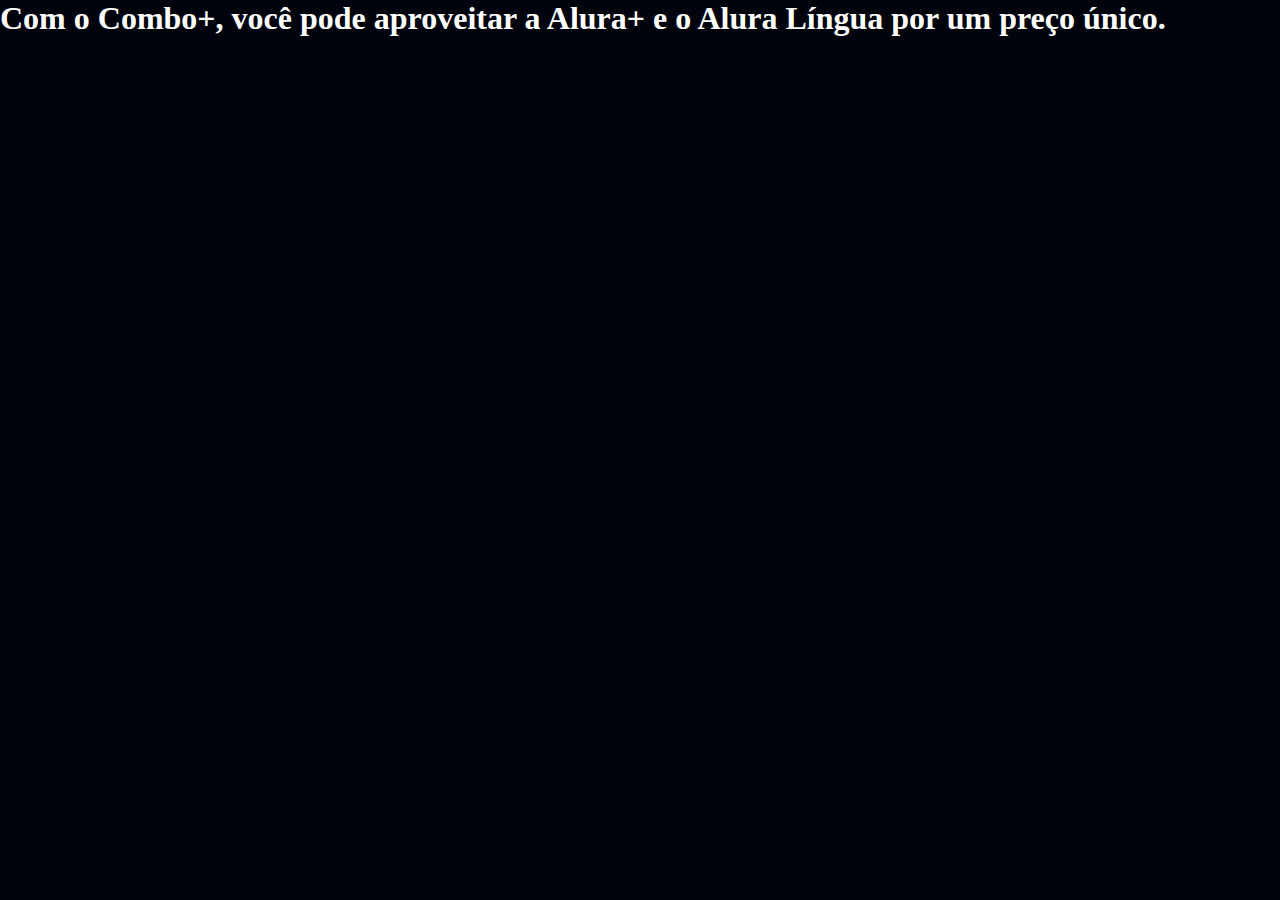
<file: index.html>
<!DOCTYPE html>
<html lang="pt-br">
<head>
    <meta charset="UTF-8">
    <meta http-equiv="X-UA-Compatible" content="IE=edge">
    <meta name="viewport" content="width=device-width, initial-scale=1.0">
    <title>Alura Plus</title>
    <link rel="stylesheet" href="style.css">
</head>
<body>
<h1>Com o Combo+, você pode aproveitar a Alura+ e o Alura Língua por um preço único.</h1>
</body>
</html>
</file>
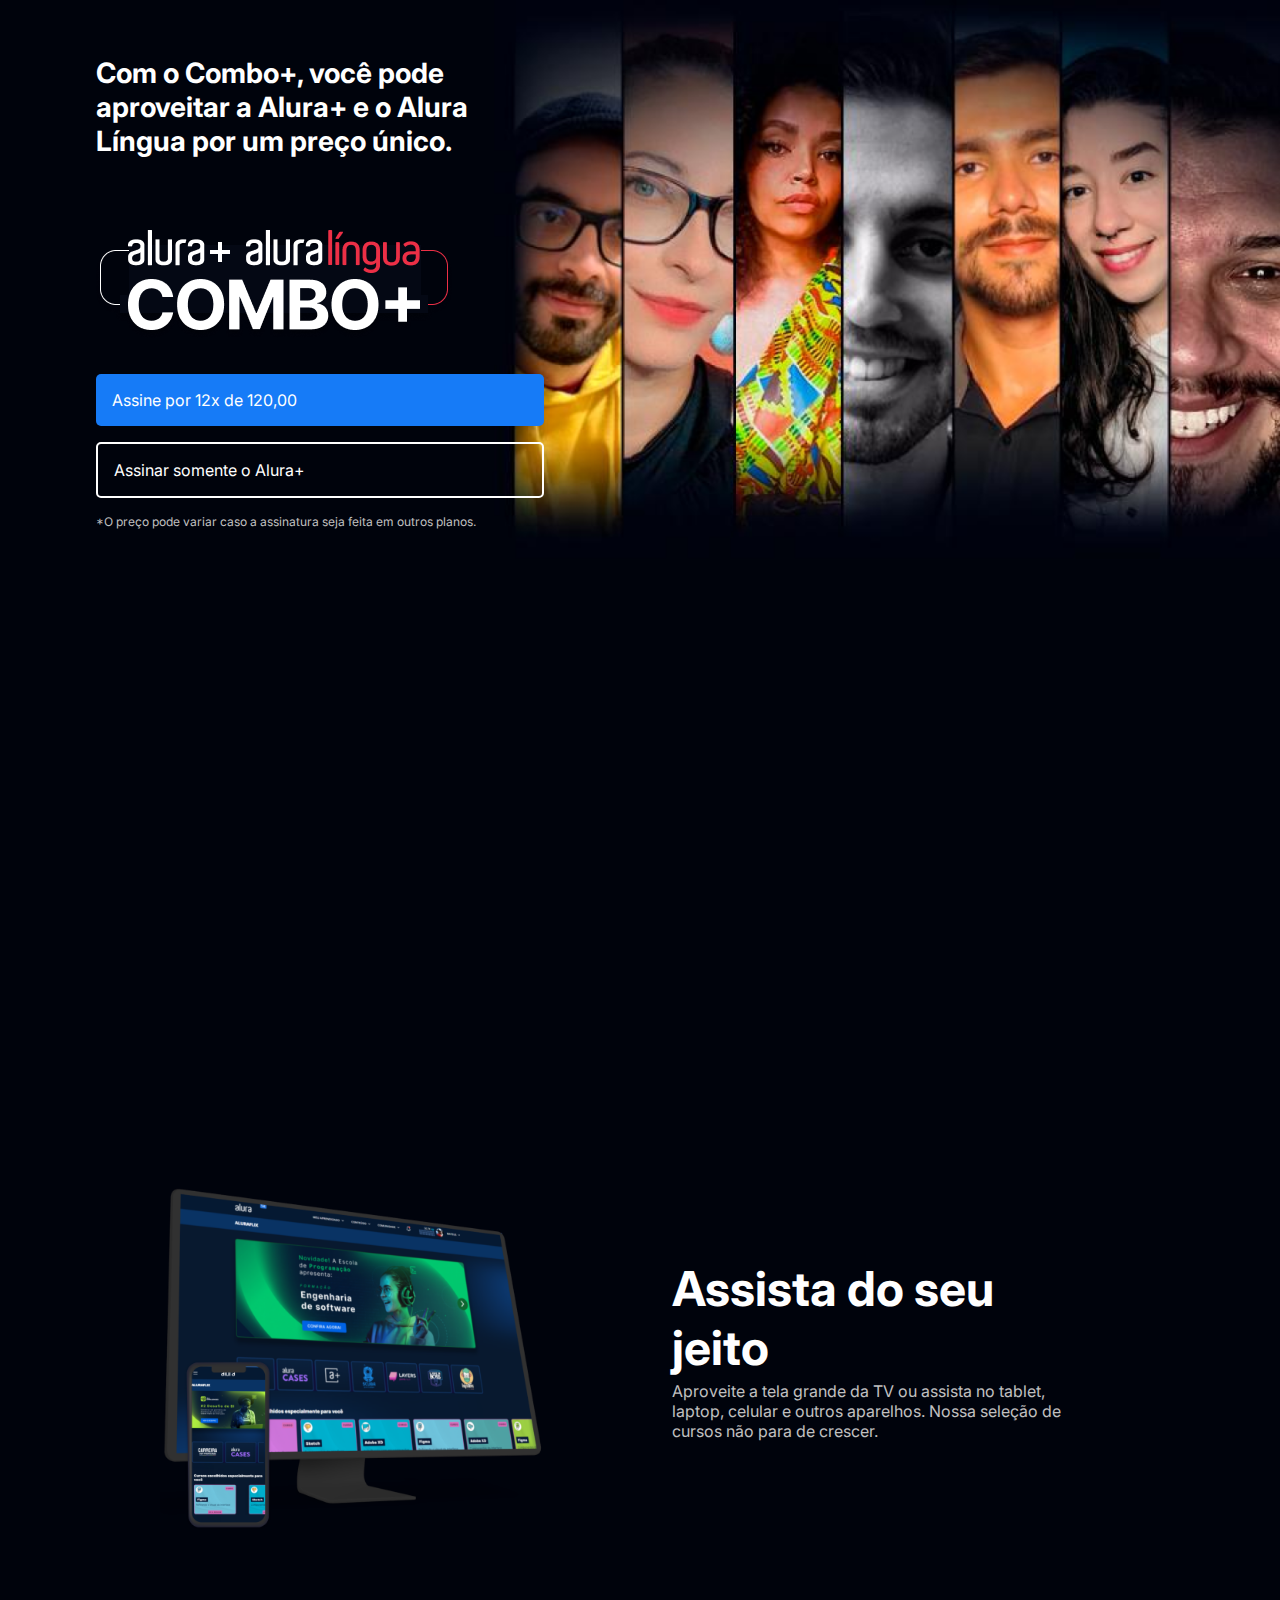
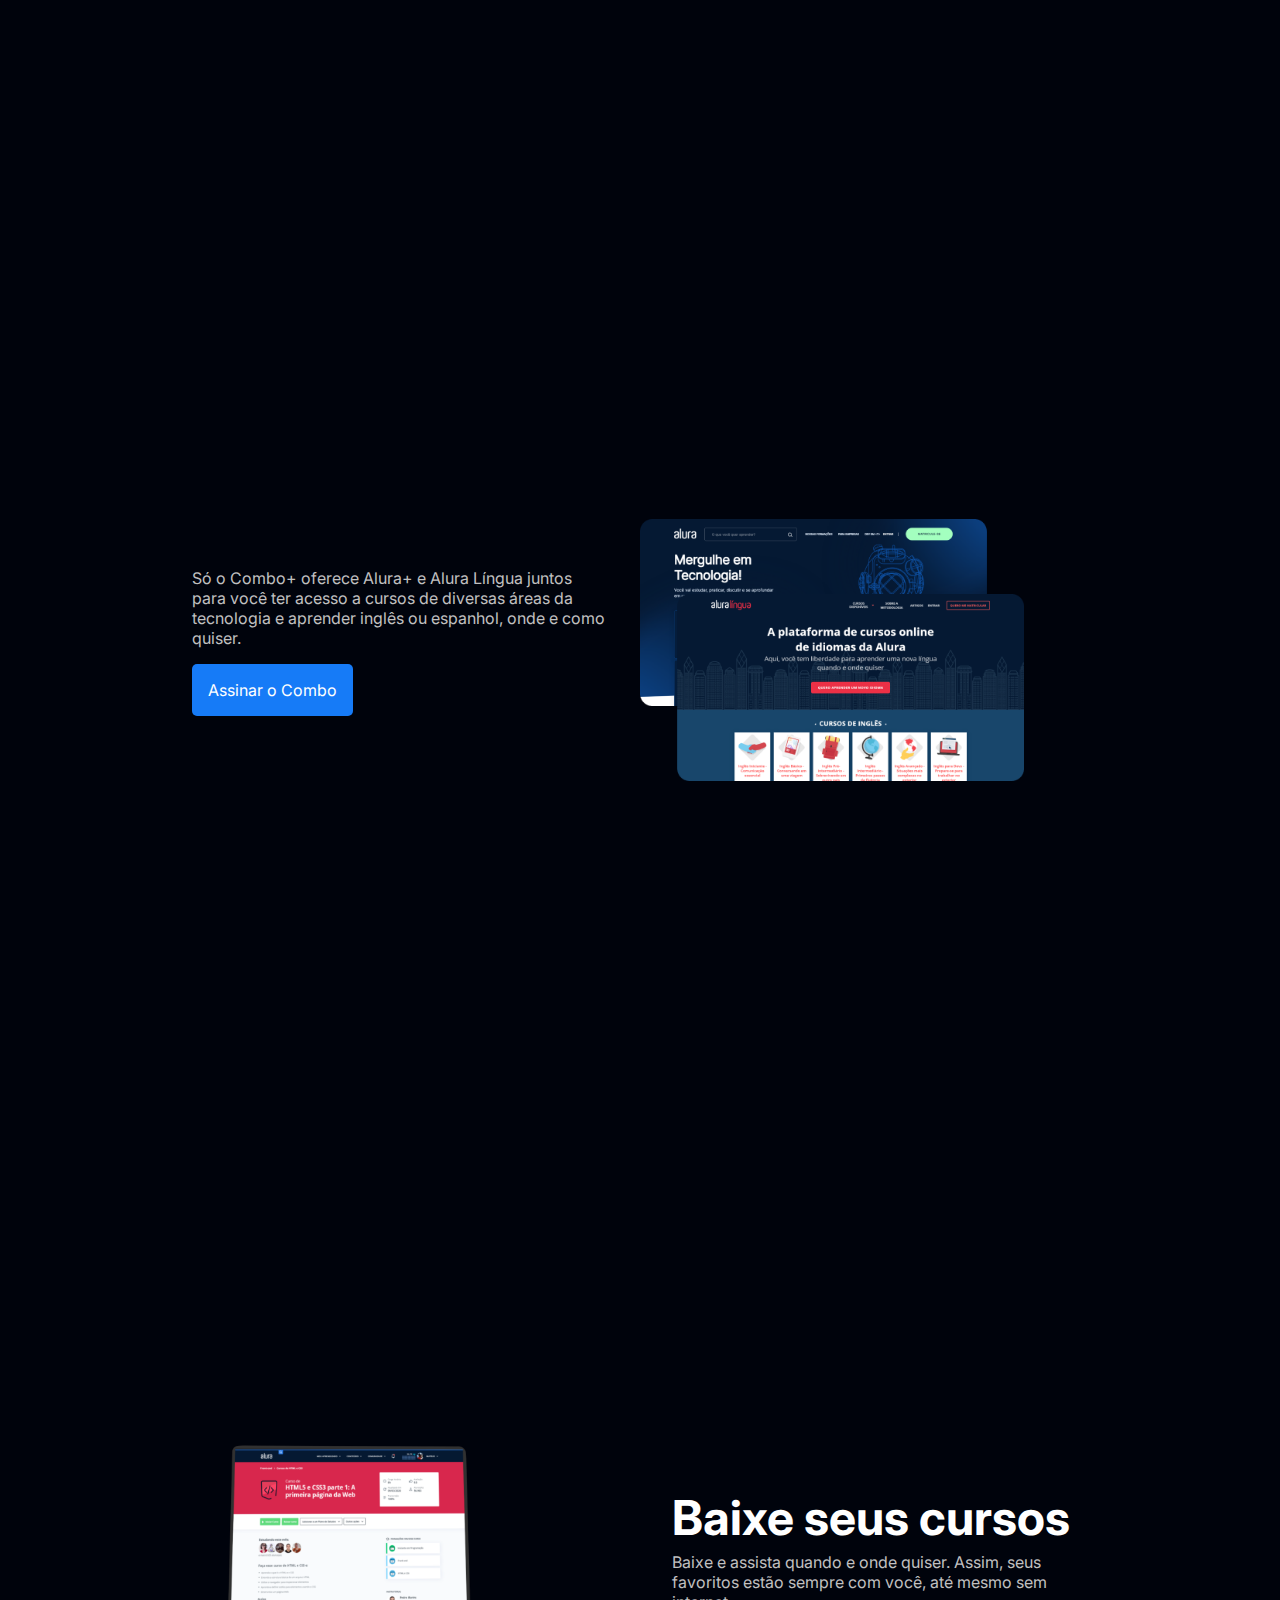
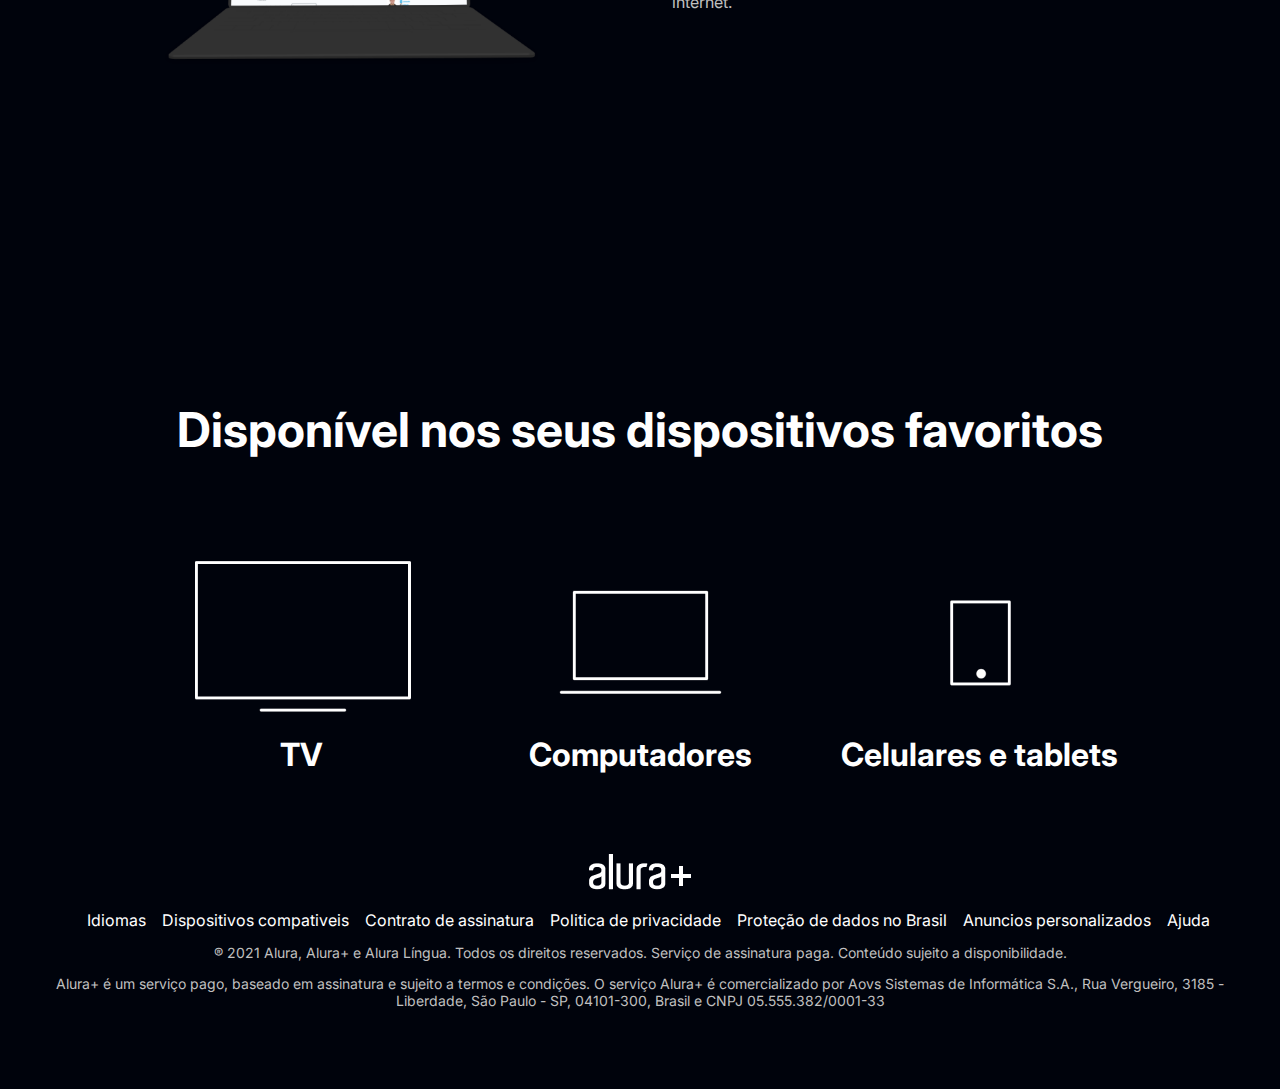
<file: alura.html>
<!DOCTYPE html>
<html lang="pt-br">

<head>
    <meta charset="UTF-8">
    <meta http-equiv="X-UA-Compatible" content="IE=edge">
    <meta name="viewport" content="width=device-width, initial-scale=1.0">
    <link rel="stylesheet" href="style.css">
    <link rel="preconnect" href="https://fonts.googleapis.com">
    <link rel="preconnect" href="https://fonts.gstatic.com" crossorigin>
    <link href="https://fonts.googleapis.com/css2?family=Inter:wght@400;700&family=Montserrat&display=swap"
        rel="stylesheet">
    <title>Alura Plus</title>
</head>

<body>
    <section class="container principal">
        <div class="container__caixa">
            <h1 class="container__titulo">Com o Combo+, você pode aproveitar a Alura+ e o Alura Língua por um preço
                único.</h1>
            <img src="img/Combo.png" alt="O combo+ é a junção do alura+ e o alura língua" class="container__imagem">
            <a href="www.alura.com.br" class="container__botao">Assine por 12x de 120,00</a>
            <a href="www.alura.com.br" class="container__botao botao_secundario">Assinar somente o Alura+</a>
            <p class="container__aviso">*O preço pode variar caso a assinatura seja feita em outros planos.</p>
        </div>
    </section>

    <section class="container secundario">
        <img src="img/Plataformas.png" alt="Um monitor e um celular com o Alura+ aberto" class="secundario__imagem">
        <div class="container__descricao">
            <h2 class="descricao__titulo">Assista do seu jeito</h2>
            <p class="descricao__texto">Aproveite a tela grande da TV ou assista no tablet, laptop, celular e outros
                aparelhos. Nossa seleção de cursos não para de crescer.</p>
        </div>
    </section>

    <section class="container secundario">
        <div class="container__descricao">
            <p class="descricao__texto">Só o Combo+ oferece Alura+ e Alura Língua juntos para você ter acesso a cursos
                de diversas áreas da tecnologia e aprender inglês ou espanhol, onde e como quiser.</p>
            <a href="www.alura.com.br" class="container__botao secundario__botao">Assinar o Combo</a>
        </div>
        <img src="img/Telas.png" alt="Tela da Alura+ e do Alura língua" class="secundario__imagem">
    </section>

    <section class="container secundario">
        <img src="img/Notebook.png" alt="Notebook com a página do curso HTML5 e CSS3 da Alura aberta"
            class="secundario__imagem">
        <div class="container__descricao">
            <h2 class="descricao__titulo">Baixe seus cursos</h2>
            <p class="descricao__texto">Baixe e assista quando e onde quiser. Assim, seus favoritos estão sempre com
                você, até mesmo sem internet.</p>
        </div>
    </section>

    <section class="dispositivos">
        <h2 class="dispositivos__titulo">Disponível nos seus dispositivos favoritos</h2>
        <ul class="dispositivos__lista">
            <li>
                <img src="img/tv.png" alt="ícone de televisão">
                <h3 class="lista__item">TV</h3>
            </li>
            <li>
                <img src="img/computador.png" alt="ícone de computador">
                <h3 class="lista__item">Computadores</h3>
            </li>
            <li>
                <img src="img/celular.png" alt="ícone de celular">
                <h3 class="lista__item">Celulares e tablets</h3>
            </li>
        </ul>
    </section>

    <footer class="rodape">
        <img src="img/Logo.png" alt="Alura+" class="rodape__logo">
        <ul class="rodape__lista">
            <li class="lista__link">
                <a href="#">Idiomas</a>
            </li>
            <li class="lista__link">
                <a href="#">Dispositivos compativeis</a>
            </li>
            <li class="lista__link">
                <a href="#">Contrato de assinatura</a>
            </li>
            <li class="lista__link">
                <a href="#">Politica de privacidade</a>
            </li>
            <li class="lista__link">
                <a href="#">Proteção de dados no Brasil</a>
            </li>
            <li class="lista__link">
                <a href="#">Anuncios personalizados</a>
            </li>
            <li class="lista__link">
                <a href="#">Ajuda</a>
            </li>
        </ul>
        <p class="rodape__texto">® 2021 Alura, Alura+ e Alura Língua. Todos os direitos reservados. Serviço de assinatura paga. Conteúdo sujeito a disponibilidade.</p>
        <p class="rodape__texto">Alura+ é um serviço pago, baseado em assinatura e sujeito a termos e condições. O serviço Alura+ é comercializado por Aovs Sistemas de Informática S.A., Rua Vergueiro, 3185 - Liberdade, São Paulo - SP, 04101-300, Brasil e CNPJ 05.555.382/0001-33</p>
    </footer>
</body>
</html>
</file>
<file: style.css>
:root {
    --branco-principal: #FFFFFF;
    --cinza-secundario: #C0C0C0;
    --botao-azul: #167BF7;
    --cor-de-fundo: #00030C;
    --fonte-principal: "Inter";
    --botao-azul-efeito: #3c92fa;
}

body {
    background-color: var(--cor-de-fundo);
    color: var(--branco-principal);
    font-family: var(--fonte-principal);
    font-size: 16px;
    font-weight: 400;
}

* {
    margin: 0;
    padding: 0;
}

.principal {
    background-image: url("img/Background.png");
    background-repeat: no-repeat;
    background-size: contain;
}

.container {
    height: 100vh;
    display: grid;
    grid-template-columns: 50% 50%;
}

.container__botao {
    background-color: var(--botao-azul);
    border-radius: 5px;
    padding: 1em;
    color: var(--branco-principal);
    display: block;
    text-decoration: none;
    margin-bottom: 1em;
}

.container__botao:hover {
    background-color: var(--botao-azul-efeito);
    color: var(--cor-de-fundo);
}

.botao_secundario {
    background-color: transparent;
    border: 2px solid var(--branco-principal)
}

.container__aviso {
    font-size: 12px;
    color: var(--cinza-secundario);
}

.container__titulo {
    font-size: 28px;
    font-weight: 700;
    margin: 2em 0;
}

.container__imagem {
    margin: 1em 0 2em 0;
}

.container__caixa {
    margin: 0 6em;
}

.secundario__imagem {
    width: 80%;
}

.secundario {
    align-items: center;
    margin: 0 10em;
}

.descricao__titulo {
    font-weight: 700;
    font-size: 48px;
    color: var(--branco-principal);
    margin-bottom: 0.1em;
}

.descricao__texto {
    color: var(--cinza-secundario);
}

.secundario__botao {
    display: inline-block;
    margin-top: 1em;
}

.container__descricao {
    padding: 2em;
}

.dispositivos__lista {
    display: flex;
    justify-content: center;
     list-style-type: none; /*retirar as marcações da lista.*/
     margin: 5em 0;
}

.dispositivos {
    text-align: center;
}

.dispositivos__titulo {
    font-size: 48px;
    color: var(--branco-principal);
}

.lista__item {
    font-size: 32px;
    color: var(--branco-principal);
}

.rodape__lista {
    display: flex;
    justify-content: center;
    list-style-type: none;
    margin-top: 1em;
}

.lista__link a{
    text-decoration: none;
    color: var(--branco-principal);
    margin-left: 1em;
}

.lista__link a:hover {
    color: var(--botao-azul);
}

.lista__link a:active {
    color: purple;
}
.rodape__texto {
    margin: 1em 0;
    color: var(--cinza-secundario);
    font-size: 14px;
}

.rodape {
    text-align: center;
    margin: 5em 3em;
}
</file>
